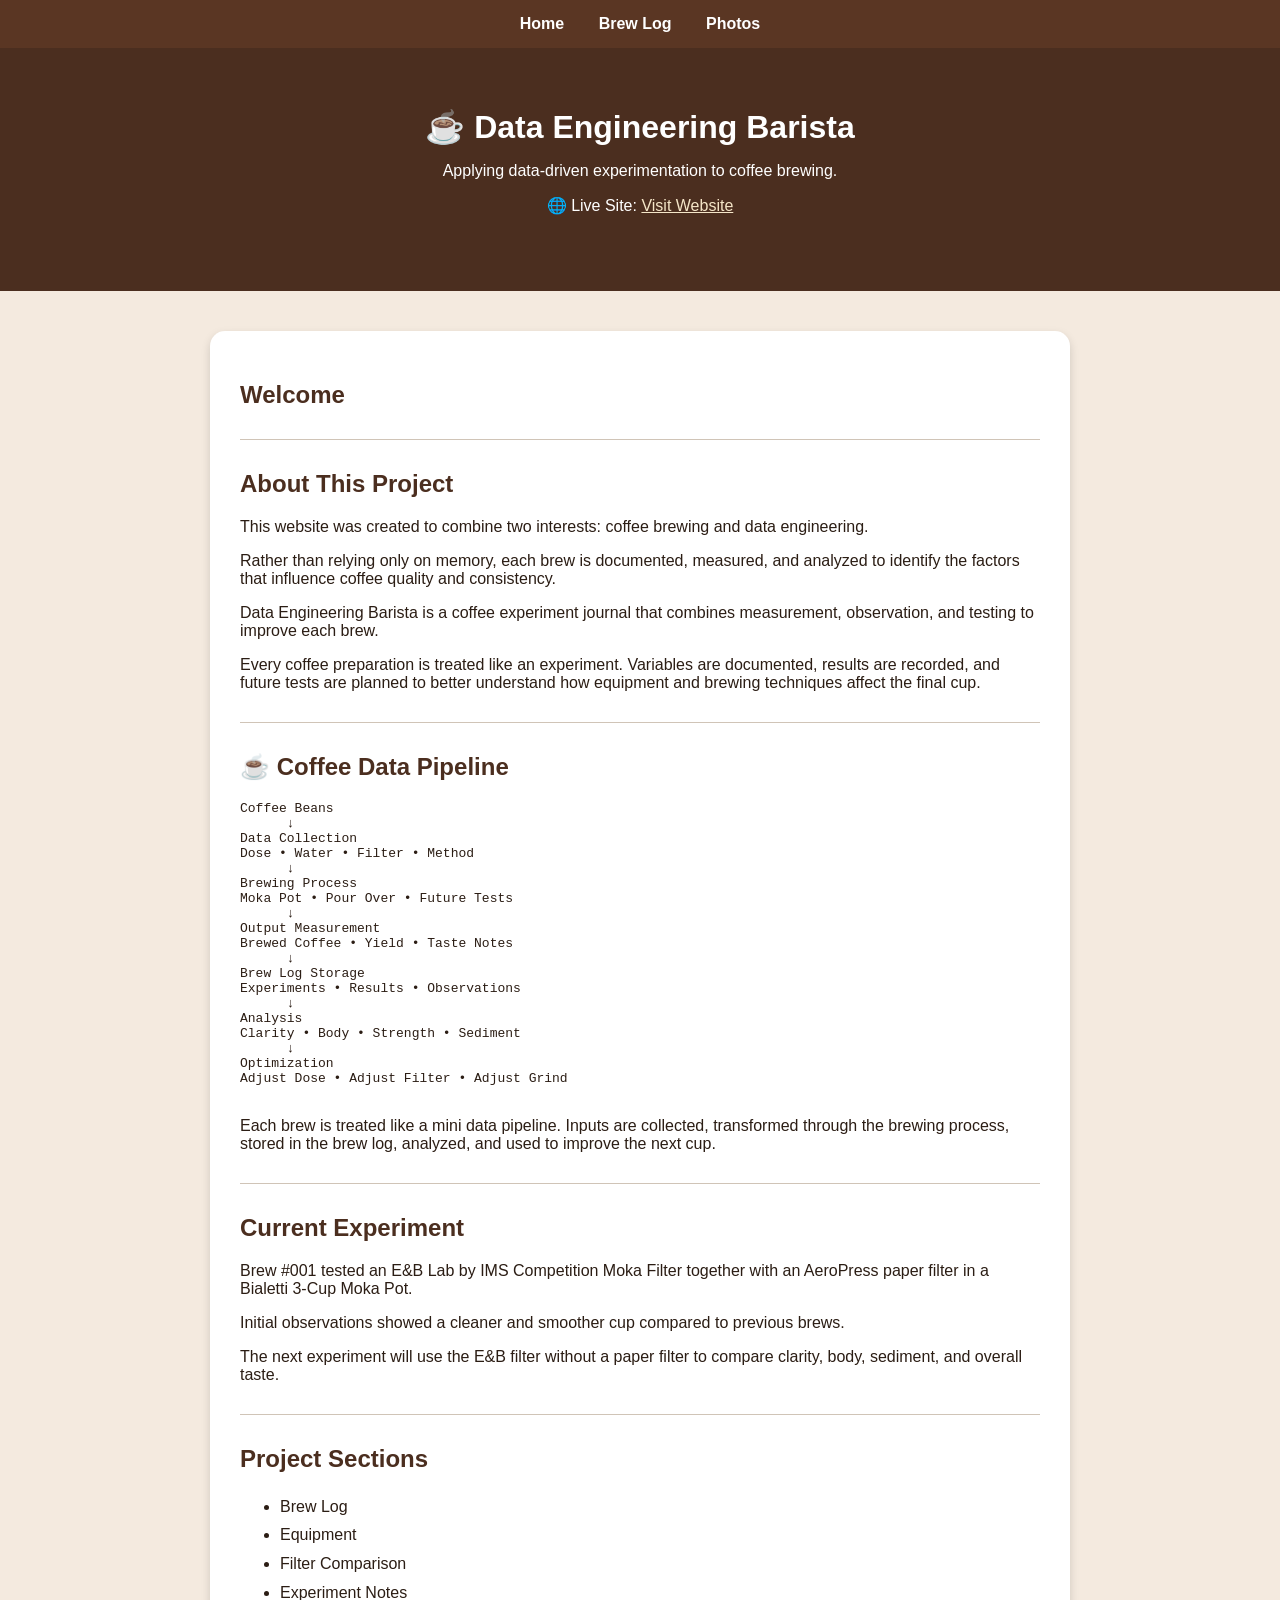
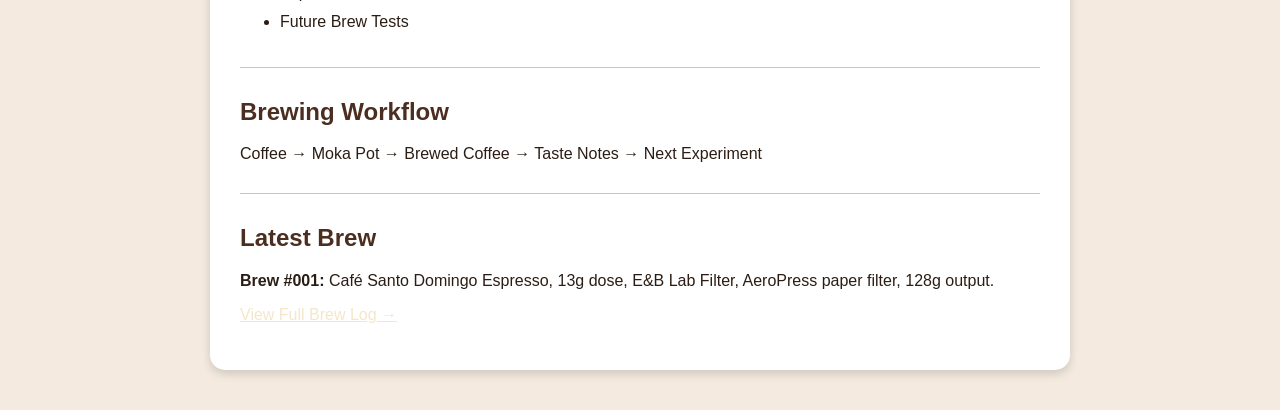
<file: index.html>
<!doctype html>
<html lang="en">
  <head>
    <meta charset="UTF-8" />
    <meta name="viewport" content="width=device-width, initial-scale=1.0" />
    <title>Data Engineering Barista</title>
    <link rel="stylesheet" href="style.css" />
  </head>

  <body>
    <nav>
      <a href="index.html">Home</a>
      <a href="brew-log.html">Brew Log</a>
      <a href="photos.html">Photos</a>
    </nav>

    <header>
      <h1>☕ Data Engineering Barista</h1>
      <p>Applying data-driven experimentation to coffee brewing.</p>
      <p>
        🌐 Live Site:
        <a href="https://orlandohernandez-ai.github.io/coffee-website/">
          Visit Website
        </a>
      </p>
    </header>

    <section>
      <h2>Welcome</h2>

      <hr />

      <h2>About This Project</h2>

      <p>
        This website was created to combine two interests: coffee brewing and
        data engineering.
      </p>

      <p>
        Rather than relying only on memory, each brew is documented, measured,
        and analyzed to identify the factors that influence coffee quality and
        consistency.
      </p>

      <p>
        Data Engineering Barista is a coffee experiment journal that combines
        measurement, observation, and testing to improve each brew.
      </p>

      <p>
        Every coffee preparation is treated like an experiment. Variables are
        documented, results are recorded, and future tests are planned to better
        understand how equipment and brewing techniques affect the final cup.
      </p>

      <hr />

      <h2>☕ Coffee Data Pipeline</h2>

      <pre>
Coffee Beans
      ↓
Data Collection
Dose • Water • Filter • Method
      ↓
Brewing Process
Moka Pot • Pour Over • Future Tests
      ↓
Output Measurement
Brewed Coffee • Yield • Taste Notes
      ↓
Brew Log Storage
Experiments • Results • Observations
      ↓
Analysis
Clarity • Body • Strength • Sediment
      ↓
Optimization
Adjust Dose • Adjust Filter • Adjust Grind
      </pre>

      <p>
        Each brew is treated like a mini data pipeline. Inputs are collected,
        transformed through the brewing process, stored in the brew log,
        analyzed, and used to improve the next cup.
      </p>

      <hr />

      <h2>Current Experiment</h2>

      <p>
        Brew #001 tested an E&amp;B Lab by IMS Competition Moka Filter together
        with an AeroPress paper filter in a Bialetti 3-Cup Moka Pot.
      </p>

      <p>
        Initial observations showed a cleaner and smoother cup compared to
        previous brews.
      </p>

      <p>
        The next experiment will use the E&amp;B filter without a paper filter
        to compare clarity, body, sediment, and overall taste.
      </p>

      <hr />

      <h2>Project Sections</h2>

      <ul>
        <li>Brew Log</li>
        <li>Equipment</li>
        <li>Filter Comparison</li>
        <li>Experiment Notes</li>
        <li>Future Brew Tests</li>
      </ul>

      <hr />

      <h2>Brewing Workflow</h2>

      <p>Coffee → Moka Pot → Brewed Coffee → Taste Notes → Next Experiment</p>

      <hr />

      <h2>Latest Brew</h2>

      <p>
        <strong>Brew #001:</strong>
        Café Santo Domingo Espresso, 13g dose, E&amp;B Lab Filter, AeroPress
        paper filter, 128g output.
      </p>

      <p>
        <a href="brew-log.html">View Full Brew Log →</a>
      </p>
    </section>
  </body>
</html>
</file>
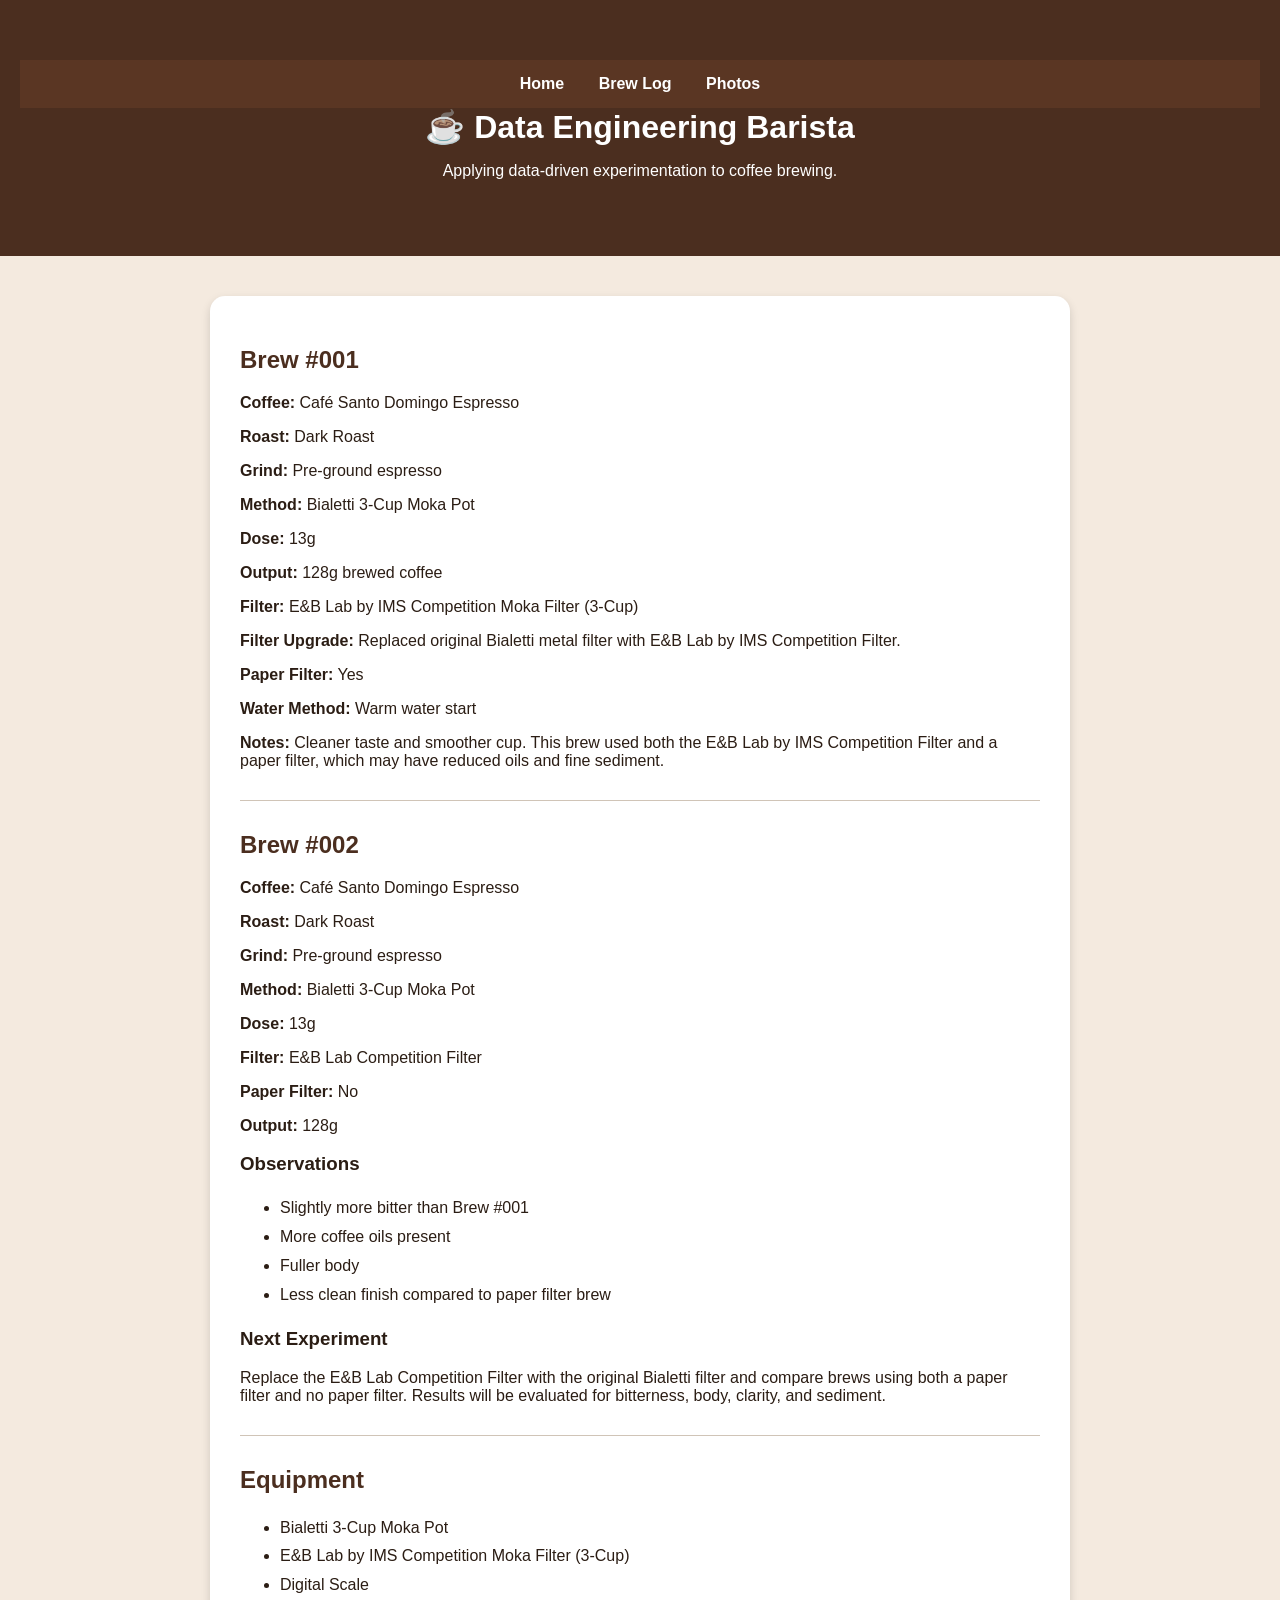
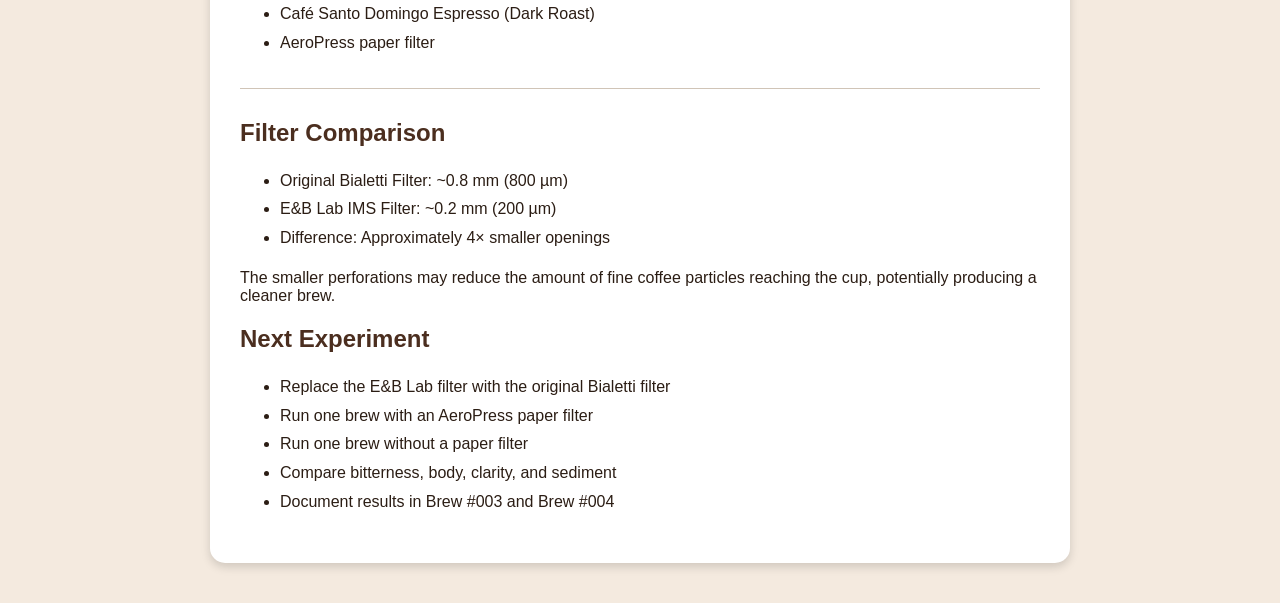
<file: brew-log.html>
<!doctype html>
<html>
  <head>
    <title>Data Engineering Barista</title>
    <link rel="stylesheet" href="style.css" />
  </head>
  <body>
    <header>
      <nav>
        <a href="index.html">Home</a>
        <a href="brew-log.html">Brew Log</a>
        <a href="photos.html">Photos</a>
      </nav>

      <h1>☕ Data Engineering Barista</h1>
      <p>Applying data-driven experimentation to coffee brewing.</p>
    </header>

    <section>
      <h2>Brew #001</h2>
      <p><strong>Coffee:</strong> Café Santo Domingo Espresso</p>

      <p><strong>Roast:</strong> Dark Roast</p>

      <p><strong>Grind:</strong> Pre-ground espresso</p>

      <p><strong>Method:</strong> Bialetti 3-Cup Moka Pot</p>

      <p><strong>Dose:</strong> 13g</p>

      <p><strong>Output:</strong> 128g brewed coffee</p>

      <p>
        <strong>Filter:</strong> E&B Lab by IMS Competition Moka Filter (3-Cup)
      </p>

      <p>
        <strong>Filter Upgrade:</strong> Replaced original Bialetti metal filter
        with E&B Lab by IMS Competition Filter.
      </p>

      <p><strong>Paper Filter:</strong> Yes</p>

      <p><strong>Water Method:</strong> Warm water start</p>

      <p>
        <strong>Notes:</strong> Cleaner taste and smoother cup. This brew used
        both the E&B Lab by IMS Competition Filter and a paper filter, which may
        have reduced oils and fine sediment.
      </p>
      <hr />

      <h2>Brew #002</h2>

      <p><strong>Coffee:</strong> Café Santo Domingo Espresso</p>

      <p><strong>Roast:</strong> Dark Roast</p>

      <p><strong>Grind:</strong> Pre-ground espresso</p>

      <p><strong>Method:</strong> Bialetti 3-Cup Moka Pot</p>

      <p><strong>Dose:</strong> 13g</p>

      <p><strong>Filter:</strong> E&B Lab Competition Filter</p>

      <p><strong>Paper Filter:</strong> No</p>

      <p><strong>Output:</strong> 128g</p>

      <h3>Observations</h3>

      <ul>
        <li>Slightly more bitter than Brew #001</li>
        <li>More coffee oils present</li>
        <li>Fuller body</li>
        <li>Less clean finish compared to paper filter brew</li>
      </ul>

      <h3>Next Experiment</h3>

      <p>
        Replace the E&B Lab Competition Filter with the original Bialetti filter
        and compare brews using both a paper filter and no paper filter. Results
        will be evaluated for bitterness, body, clarity, and sediment.
      </p>

      <hr />

      <h2>Equipment</h2>

      <ul>
        <li>Bialetti 3-Cup Moka Pot</li>
        <li>E&B Lab by IMS Competition Moka Filter (3-Cup)</li>
        <li>Digital Scale</li>
        <li>Café Santo Domingo Espresso (Dark Roast)</li>
        <li>AeroPress paper filter</li>
      </ul>
      <hr />

      <h2>Filter Comparison</h2>

      <ul>
        <li>Original Bialetti Filter: ~0.8 mm (800 µm)</li>
        <li>E&B Lab IMS Filter: ~0.2 mm (200 µm)</li>
        <li>Difference: Approximately 4× smaller openings</li>
      </ul>

      <p>
        The smaller perforations may reduce the amount of fine coffee particles
        reaching the cup, potentially producing a cleaner brew.
      </p>

      <h2>Next Experiment</h2>

      <ul>
        <li>Replace the E&B Lab filter with the original Bialetti filter</li>
        <li>Run one brew with an AeroPress paper filter</li>
        <li>Run one brew without a paper filter</li>
        <li>Compare bitterness, body, clarity, and sediment</li>
        <li>Document results in Brew #003 and Brew #004</li>
      </ul>
    </section>
  </body>
</html>
</file>
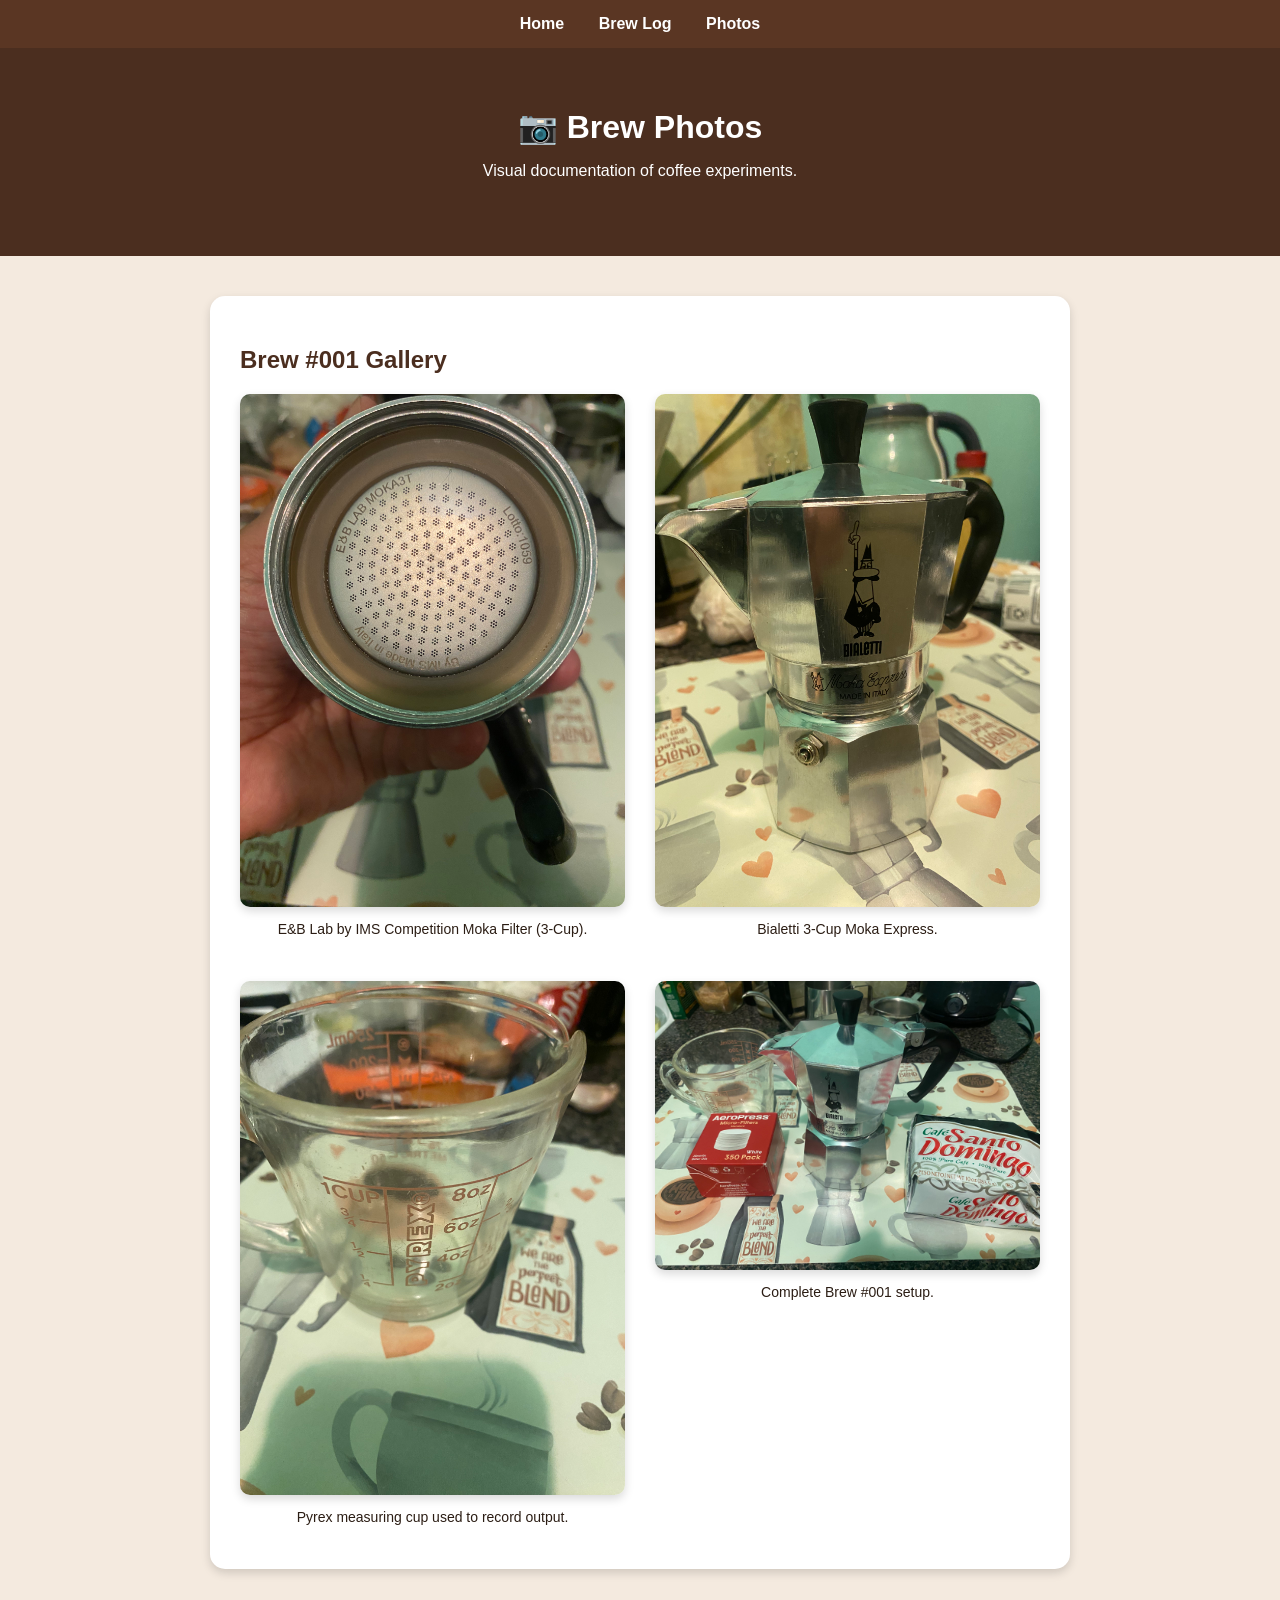
<file: photos.html>
<!doctype html>
<html lang="en">
  <head>
    <meta charset="UTF-8" />
    <meta name="viewport" content="width=device-width, initial-scale=1.0" />
    <title>Photos - Data Engineering Barista</title>
    <link rel="stylesheet" href="style.css" />
  </head>

  <body>
    <nav>
      <a href="index.html">Home</a>
      <a href="brew-log.html">Brew Log</a>
      <a href="photos.html">Photos</a>
    </nav>

    <header>
      <h1>📷 Brew Photos</h1>
      <p>Visual documentation of coffee experiments.</p>
    </header>

    <section>
      <h2>Brew #001 Gallery</h2>

      <div class="gallery">
        <div class="photo-card">
          <a href="images/IMG_9417.jpeg" target="_blank">
            <img src="images/IMG_9417.jpeg" alt="E&B Filter" />
          </a>
          <p>E&B Lab by IMS Competition Moka Filter (3-Cup).</p>
        </div>

        <div class="photo-card">
          <a href="images/IMG_9419.jpeg" target="_blank">
            <img src="images/IMG_9419.jpeg" alt="Bialetti Moka Pot" />
          </a>
          <p>Bialetti 3-Cup Moka Express.</p>
        </div>

        <div class="photo-card">
          <a href="images/IMG_9418.jpeg" target="_blank">
            <img src="images/IMG_9418.jpeg" alt="Pyrex Measuring Cup" />
          </a>
          <p>Pyrex measuring cup used to record output.</p>
        </div>

        <div class="photo-card">
          <a href="images/IMG_9422.jpeg" target="_blank">
            <img src="images/IMG_9422.jpeg" alt="Complete Setup" />
          </a>
          <p>Complete Brew #001 setup.</p>
        </div>
      </div>
    </section>
  </body>
</html>
</file>
<file: style.css>
body {
  font-family: Arial, sans-serif;
  background-color: #f4eadf;
  margin: 0;
  color: #2b1d14;
}

header {
  background-color: #4b2e1f;
  color: white;
  text-align: center;
  padding: 60px 20px;
}

section {
  max-width: 800px;
  margin: 40px auto;
  background: white;
  padding: 30px;
  border-radius: 15px;
  box-shadow: 0 4px 10px rgba(0, 0, 0, 0.15);
}

h1 {
  margin: 0;
}

h2 {
  color: #4b2e1f;
}

ul {
  line-height: 1.8;
}

hr {
  border: none;
  border-top: 1px solid #d0c4b7;
  margin: 30px 0;
}

nav {
  text-align: center;
  padding: 15px;
  background-color: #5a3623;
}

nav a {
  color: white;
  text-decoration: none;
  margin: 0 15px;
  font-weight: bold;
}

nav a:hover {
  text-decoration: underline;
}

.gallery {
  display: grid;
  grid-template-columns: repeat(auto-fit, minmax(300px, 1fr));
  gap: 20px;
}

.photo-card {
  text-align: center;
}

.photo-card img {
  width: 100%;
  border-radius: 10px;
  box-shadow: 0 4px 10px rgba(0, 0, 0, 0.15);
}

.photo-card p {
  margin-top: 10px;
  font-size: 14px;
}

.gallery {
  display: grid;
  grid-template-columns: repeat(auto-fit, minmax(350px, 1fr));
  gap: 30px;
  margin-top: 20px;
}

.photo-card {
  text-align: center;
}

.photo-card img {
  width: 100%;
  max-width: 400px;
  border-radius: 10px;
  box-shadow: 0 4px 10px rgba(0, 0, 0, 0.15);
  transition: transform 0.3s;
}

.photo-card img:hover {
  transform: scale(1.03);
}

.photo-card p {
  margin-top: 10px;
}

a {
  color: #f5e6c8;
}

a:hover {
  text-decoration: underline;
}
</file>
